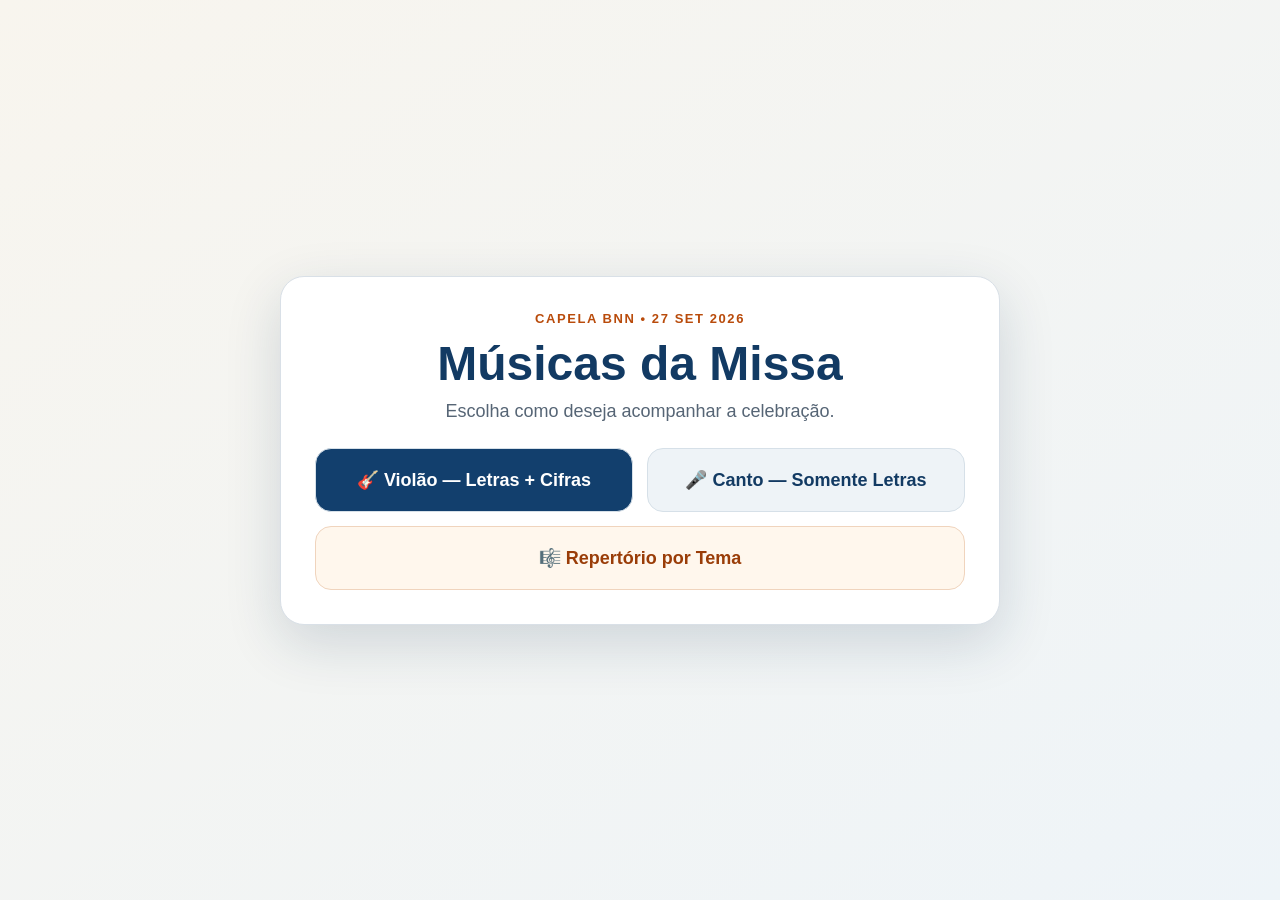
<file: index.html>
<!doctype html>
<html lang="pt-BR"><head><meta charset="utf-8">
<meta name="viewport" content="width=device-width,initial-scale=1,viewport-fit=cover,user-scalable=no">
<meta name="apple-mobile-web-app-capable" content="yes"><meta name="theme-color" content="#0b315d">
<title>Cancioneiro da Missa — 27SET2026</title>
<style>
:root{--navy:#0b315d;--blue:#164b7a;--gold:#d8a927;--chord:#d65400;--ink:#17212b;--paper:#fffdf7;--bg:#e7edf2;--line:#d9e0e6}
*{box-sizing:border-box}html,body{margin:0;width:100%;height:100%;overflow:hidden;background:var(--bg);font-family:-apple-system,BlinkMacSystemFont,"Segoe UI",Arial,sans-serif;-webkit-text-size-adjust:100%}body{height:100dvh;min-height:100svh}
button{font:inherit;color:inherit;-webkit-tap-highlight-color:transparent}.app{height:100%;display:grid;grid-template-rows:minmax(0,1fr) 60px;padding:max(6px,env(safe-area-inset-top)) 7px max(6px,env(safe-area-inset-bottom));gap:6px}
.sheet{min-height:0;background:var(--paper);border-radius:18px;box-shadow:0 10px 30px rgba(10,37,63,.16);overflow:hidden;display:grid;grid-template-rows:auto minmax(0,1fr);position:relative}.sheet:before{content:"";position:absolute;left:0;top:0;bottom:0;width:6px;background:linear-gradient(var(--navy),var(--blue),var(--gold));z-index:5}
.head{min-height:68px;padding:8px 14px 7px 20px;display:flex;align-items:center;gap:10px;border-bottom:1px solid var(--line);background:linear-gradient(90deg,#fff,#f8f2e7)}.badge{width:40px;height:40px;flex:none;border-radius:12px;background:var(--navy);color:#fff;display:grid;place-items:center;font-weight:900}.headcopy{min-width:0;flex:1}.role{font-size:9px;letter-spacing:.1em;font-weight:900;color:var(--chord);text-transform:uppercase;margin-bottom:3px}.title{font-size:18px;font-weight:850;white-space:nowrap;overflow:hidden;text-overflow:ellipsis}.count{font-size:11px;font-weight:850;color:var(--navy);border:1px solid #ccd7e2;background:#fff;border-radius:999px;padding:5px 8px}
.viewport{min-height:0;overflow:hidden;padding:8px 11px 7px 18px;display:flex;align-items:flex-start;justify-content:flex-start}.music{width:max-content;max-width:none;transform-origin:top left;font-family:"SFMono-Regular",Menlo,Monaco,Consolas,"Liberation Mono","Courier New",monospace;font-variant-ligatures:none}.source-line{white-space:pre;line-height:1.18;min-height:1.18em;margin:0;padding:0}.source-line.chord-line{color:var(--chord);font-weight:900}.source-line.label-line{color:#7a4b12;font-weight:850}body.lyrics-only .source-line.chord-line{display:none!important}body.lyrics-only .source-line{font-family:Arial,Helvetica,sans-serif;white-space:pre-wrap}
.controls{display:grid;grid-template-columns:.8fr .9fr 1.1fr .9fr .8fr;gap:6px}.ctrl{border:0;border-radius:13px;background:#fff;color:var(--navy);font-weight:850;font-size:13px;display:flex;align-items:center;justify-content:center;gap:6px;box-shadow:0 2px 8px rgba(0,0,0,.08)}.ctrl.main{background:linear-gradient(135deg,var(--navy),var(--blue));color:#fff}.arrow{font-size:27px}.transpose{display:flex;align-items:center;justify-content:center;gap:4px}.transpose .ctrl{padding:0 9px}.home{background:#fff7ed!important;color:#9a3d08!important}
#menuToggle{position:fixed;opacity:0;pointer-events:none}.scrim{position:fixed;inset:0;background:rgba(4,18,32,.58);opacity:0;visibility:hidden;z-index:30;transition:.18s}.drawer{position:fixed;left:0;top:0;bottom:0;width:min(88vw,430px);z-index:40;background:#fffaf2;transform:translateX(-103%);transition:.22s;box-shadow:18px 0 45px rgba(0,0,0,.28);display:grid;grid-template-rows:auto minmax(0,1fr);padding-top:env(safe-area-inset-top)}#menuToggle:checked~.scrim{opacity:1;visibility:visible}#menuToggle:checked~.drawer{transform:translateX(0)}.drawerHead{min-height:95px;background:linear-gradient(150deg,#061d38,var(--navy) 65%,var(--blue));color:#fff;padding:14px 52px 12px 16px;display:flex;align-items:center;position:relative}.drawerHead h1{font-size:20px;margin:0 0 4px}.drawerHead p{font-size:11px;line-height:1.35;margin:0;color:#dce7f0}.close{position:absolute;right:10px;top:10px;width:38px;height:38px;border-radius:11px;background:rgba(255,255,255,.13);display:grid;place-items:center;font-size:22px;font-weight:900}.list{overflow:auto;-webkit-overflow-scrolling:touch;padding:7px 9px calc(10px + env(safe-area-inset-bottom))}.tabs{display:grid;grid-template-columns:1fr 1fr;gap:6px;padding:8px 9px 3px}.tab{border:1px solid #ccd7e2;background:#fff;color:var(--navy);border-radius:11px;padding:10px 7px;font-size:12px;font-weight:900}.tab.active{background:var(--navy);color:#fff;border-color:var(--navy)}.category{margin:8px 4px 3px;font-size:10px;font-weight:950;letter-spacing:.08em;color:var(--navy);text-transform:uppercase}.item{width:100%;border:0;background:transparent;text-align:left;display:grid;grid-template-columns:36px minmax(0,1fr);gap:8px;align-items:center;padding:7px 7px;border-radius:10px;border-bottom:1px solid rgba(11,49,93,.07)}.item.active{background:#fff0df}.itemnum{width:32px;height:32px;border-radius:9px;background:#e8eef4;color:var(--navy);display:grid;place-items:center;font-size:11px;font-weight:900}.item.active .itemnum{background:var(--chord);color:#fff}.itemcopy{display:flex;flex-direction:column;min-width:0}.itemrole{font-size:8px;color:var(--chord);letter-spacing:.08em;font-weight:900;text-transform:uppercase}.itemtitle{font-size:12px;font-weight:760;white-space:nowrap;overflow:hidden;text-overflow:ellipsis;margin-top:1px}
.start-screen{position:fixed;inset:0;z-index:9999;display:flex;align-items:center;justify-content:center;padding:24px;background:linear-gradient(145deg,#f8f5ee,#eef4f8)}.start-card{width:min(720px,94vw);background:#fff;border:1px solid #d9e0e7;border-radius:24px;padding:34px;box-shadow:0 18px 55px rgba(18,48,78,.16);text-align:center}.start-kicker{font-size:13px;font-weight:800;letter-spacing:.12em;color:#b94b0b;margin-bottom:10px}.start-card h1{margin:0;color:#123a63;font-size:clamp(30px,5vw,48px)}.start-card p{margin:10px 0 26px;color:#566575;font-size:18px}.start-actions{display:grid;grid-template-columns:1fr 1fr;gap:14px}.start-btn,.start-link{border:0;border-radius:16px;padding:20px 16px;font-size:18px;font-weight:800;cursor:pointer}.start-btn{background:#eef3f7;color:#123a63;border:1px solid #d6e0e8}.start-btn.primary{background:#123f6d;color:#fff}.start-secondary{margin-top:14px}.start-link{width:100%;background:#fff7ed;color:#9a3d08;border:1px solid #f0d4bd}
@media(max-width:699px){.app{grid-template-rows:minmax(0,1fr) 54px}.head{min-height:62px;padding-left:17px}.title{font-size:15px}.viewport{padding:7px 9px 5px 17px}.ctrl span.txt{display:none}.start-actions{grid-template-columns:1fr}.start-card{padding:24px 18px}}
</style></head><body>
<div id="startScreen" class="start-screen"><div class="start-card"><div class="start-kicker">CAPELA BNN • 27 SET 2026</div><h1>Músicas da Missa</h1><p>Escolha como deseja acompanhar a celebração.</p><div class="start-actions"><button class="start-btn primary" id="startCifras">🎸 Violão — Letras + Cifras</button><button class="start-btn" id="startLetras">🎤 Canto — Somente Letras</button></div><div class="start-secondary"><button class="start-link" id="startTemas">🎼 Repertório por Tema</button></div></div></div>
<input id="menuToggle" type="checkbox"><div class="app"><main class="sheet"><header class="head"><div class="badge" id="badge">01</div><div class="headcopy"><div class="role" id="role"></div><div class="title" id="title"></div></div><div class="count" id="count"></div></header><div class="viewport" id="viewport"><div class="music" id="music"></div></div></main><nav class="controls"><button class="ctrl home" id="homeBtn">⌂ <span class="txt">Início</span></button><button class="ctrl" id="prev"><span class="arrow">‹</span><span class="txt">Anterior</span></button><label class="ctrl main" for="menuToggle">☰ <span class="txt">Repertório</span></label><div class="transpose"><button class="ctrl" id="keyDown">♭</button><button class="ctrl" id="keyReset">Tom</button><button class="ctrl" id="keyUp">♯</button></div><button class="ctrl" id="next"><span class="txt">Próxima</span><span class="arrow">›</span></button></nav></div><label class="scrim" for="menuToggle"></label><aside class="drawer"><div class="drawerHead"><label class="close" for="menuToggle">×</label><div><h1>Missa — 27SET2026</h1><p>Missa do dia em destaque e biblioteca organizada por momento litúrgico.</p></div></div><div><div class="tabs"><button class="tab active" id="tabMass">⛪ Missa do Dia</button><button class="tab" id="tabLibrary">🎼 Por Tema</button></div><div class="list" id="list"></div></div></aside>
<script>
const songs=[{"num":1,"role":"ENTRADA","title":"Cante em Paz (C)","raw":["C           Am                 F          G7","Vamos cantar, cantar na paz do meu Senhor Jesus","C            Am                      F         ","Deixar que o amor de Deus se torne em nossa vida ","G7","luz"," Em          Am","É tão bom estar aqui","F                        G7","Juntos louvando ao Senhor"," Em            Am","Soltar a nossa voz e assim","F                 G7","Exaltar o Deus de amor"," ","Vamos cantar","Vamos dançar","Louvar","Amar","Laia"]},{"num":2,"role":"SAUDAÇÃO","title":"Deus Trino (A)","raw":["  A             A7             D    Bm","   Em nome do Pai,   em nome do Filho","","        A         E7            A  E7","E do Espírito Santo, estamos aqui","","            A   A7             D    Bm","Em nome do Pai,    em nome do Filho","","        A         E7            A   A7","E do Espírito Santo, estamos aqui","","         D           E7        C#m      F#m","Para louvar e agradecer, bendizer e adorar","","           Bm         E7            A  A7","Estamos aqui, Senhor,    ao seu dispor","","         D           E7        C#m       F#m","Para louvar e agradecer, bendizer e adorar","","        Bm   E7                A   E","Te aclamar,    Deus trino de amor"]},{"num":3,"role":"ATO PENITENCIAL","title":"Perdão Senhor (A)","raw":["          A                  F#m7          Bm7    E7  A","Perdão, Senhor,    tantos erros co  me ti","","                 C#m7          D          E7        A    A7","Perdão, Senhor tantas  vezes me omi--ti","","                    D             E/D            C#m7","Perdão Senhor pelos males que causei  pelas","","  F#m7       Bm7         E7                      Em7  A7","Coisas que falei, pelo irmão que eu julguei","","                   D               E/D           C#m7         ","Perdão Senhor pelos males que causei","","         F#m7           Bm7         E7","Pelas coisas que falei, pelo irmão","","                   A    A7","Que eu julguei","","    D                E7            C#m7      F#m7       ","Piedade, Senhor, tem piedade, Senhor, meu "," Bm7                E7                   Em7  A7","pecado vem lavar Com teu amor","             D        E7        C#m7      F#m7","Piedade, Senhor, tem piedade, Senhor","    Bm7                   E7                  A","E liberta a minha alma para o amor","","                         A         F#m7           Bm7    E7  A","2. Perdão, Senhor, por que sou tão pe ca dor","","                C#m7              D            E7       A    A7"," Perdão Senhor, sou Pequeno e sem valor","","                        D                  E                C#m7","Mas mesmo assim, tu me amas quero Então","","","           F#m7           Bm7           E7            Em7  A7","   Te entregar meu coração, suplicar o teu perdão","","                        D                   E               C#m7","Mas  mesmo assim, tu me amas quero então","","        F#m7       Bm7                  E7            Em7  A7 ","Te entregar meu Coração, suplicar o teu perdão"]},{"num":4,"role":"GLÓRIA","title":"Glória Ao Pai Criador (D)","raw":["D G  D    G   A7 D","Glória,     Glória","    G","Ao Pai, O Criador","    D     Bm","Ao Filho Redentor","     G         A7   D","E ao Espírito, Glória         ( 2x )","","  D          G     D","Ao Pai, O Criador do mundo","","    G          A7         D   D7","Ao Filho, Redentor dos homens","","       G    A7     D        Bm     Em  A7  D","E ao Espírito de Amor demos sempre Glória!","","D G  D    G   A7 D","Glória,     glória","","    G","Ao Pai, O Criador","","    D     Bm","Ao Filho Redentor","","     G         A7   D","E ao Espírito, Glória"]},{"num":5,"role":"SALMO","title":"Salmo 24 (D)","raw":["  G                          Em               ","Recordai, Senhor meu Deus, ","                    C                     D9","vossa ternura e compaixão! "]},{"num":6,"role":"ACLAMAÇÃO AO EVANGELHO","title":"Quando estamos unidos (C)","raw":["C   G    Am  Em   F  Dm  G7 G  G7","Aleluia, aleluia, aleluia","","C   G    Am  Em   F  Dm  G7 G  G7","Aleluia, aleluia, aleluia","","F               Em","  Quando estamos unidos","","","Am            Em","  Estás entre nós","","F         Dm          A# G7","E nos falarás da Tua vida","","F             Em","  Este nosso mundo","","Am          Em","  Sentido terá","","F        Dm      A#    G7","Se Tua palavra renovar","","C   G    Am  Em   F  Dm  G7  G  G7","Aleluia, aleluia, aleluia","","C   G    Am  Em   F  Dm  G7  G  G7  C","Aleluia, aleluia, aleluia"]},{"num":7,"role":"OFERTÓRIO","title":"Venho, Senhor, Oferecer (Cm)","raw":["Tom: Cm"," ","[Primeira Parte]"," ","Cm                A#    Cm                    ","Venho, Senhor, oferecer   com esse vinho e esse","  A#"," pão"," G#                       Cm  Fm        G7       ","  Tudo que existe em meu ser   tudo que há em ","    Cm.     G# G7 Cm","meu coração","                     A#    Cm                 Gm","Vejo agora em Teu altar     essa oferta de amor","  G#                     Cm   Fm      G7    ","  Quero também Te consagrar    toda minha vida ","    Cm  F  G7","Senhor"," ","[Refrão]"," ","  C           Em          Am","E quando este pão for levantado","  Dm         F           G","E junto com o vinho consagrado","    C            C7      F          Fm","Também as minhas mãos a Ti levantarei","  Cm         G7           Cm F G7","Entoarei louvores ao meu rei"," ","C           Em          Am","E quando este pão for levantado","  Dm         F           G","E junto com o vinho consagrado","    C            C7      F          Fm","Também as minhas mãos a Ti levantarei","  Cm         G7           Cm G# G7 Cm","Entoarei louvores ao meu rei"]},{"num":8,"role":"SANTO","title":"Santo, Deus do Universo (A)","raw":[" A                   F#m    ","Santo, Santo, Santo, "," Bm                        E7","Senhor Deus do universo","   A                          F#m     ","O céu e a terra proclamam ","       D        E  E7","a vossa glória","","  A                F#m     D Bm E","Hosana nas alturas, Hosa_na","  A                   F#m     D Bm E","Hosana nas alturas, Hosa_na","","    A                          F#m       ","Bendito aquele que vem "," Bm         E","em nome do Senhor","    A                          F#m           ","Bendito aquele que vem em ","         D          E  E7","nome do Senhor","","  A                F#m      D Bm E","Hosana nas alturas, Hosa_na","  A               F#m      D Bm E","Hosana nas alturas, Hosa_na"]},{"num":9,"role":"PAI NOSSO","title":"Pai Nosso - Marcelo Rossi (G)","raw":[" G   D     	         Em 	Em","Pai Nosso que estais no céu"," C  	   D	G        	D   Em","Santificado seja o Teu nome","             	C        	Bm  C7M","E venha a nós o Teu reino","    	    G 	Am    	D  D7","E seja feita  a Sua vontade",""," G   Em  	     C7M  D   G          	C7M","Paaaaaai, meu pai  do céu (meu pai do céu)","          	D 	Em     D       C7M","Eu quase me esqueci (me esqueci)","    	       D       	          Em     D  	C7M","Que Teu amor vela por mim (vela por mim)","    	   D         G","E seja feito assim","","G 	D 	Em   Em","O Alimento deste dia","C             D  	G   D   Em","Dá-nos agora e sempre","   	C7M        	       Bm   C7M","E perdoai as nossas ofensas","                      G 	   Am      	     D	      D7","De um modo maior com que perdoamos","","G   Em  	     C7M  D   G          	C7M","Paaaaaai, meu pai  do céu (meu pai do céu)","          	D 	Em     D       C7M","Eu quase me esqueci (me esqueci)","    	       D       	          Em     D  	C7M","Que Teu amor vela por mim (vela por mim)","    	   D         G","E seja feito assim","","C         	Bm        C      	G","E não nos deixeis cair em tentação"," C  	Bm 	   C   	          G","Mas livrai-nos de todo mal"," C  	Bm	C   	G","Laia lalaiala laiala amém!!!"]},{"num":10,"role":"CORDEIRO DE DEUS","title":"Cordeiro de Deus (E)","raw":["    E       	                 G#m7       	","Cordeiro de Deus que tirais o pecado do ","    A       B7","mundo, tende piedade"," ","E       	                 G#m7    ","Cordeiro de Deus que tirais o pecado do ","A       B7","mundo tende piedade","  ","C#m       	                 G#m7       	","Cordeiro de Deus que tirais o pecado do ","   F#m    B7","mundo","  	         E   G#m7       A   	B7","Dai-nos a paz, dai-nos a paz","              	E     G#m7               A   B7  E","Dai-nos a vossa paz, dai-nos a   paz"]},{"num":11,"role":"CONSAGRAÇÃO","title":"Ninguém te Ama como Eu (A)","raw":["E                    A             F#m ","Ninguém te ama   como eu","                     D                Bm  E","Ninguém te ama como eu","                   A","Olhe pra cruz","                    E                      F#m   ","Esta é a minha grande prova","D                      Bm             E","  Ninguém te ama como eu","","  E                    A             F#m","Ninguém te ama    como   eu","                        D      Bm  E","Ninguém te ama como eu","                   A","Olhe pra cruz","              E              F#m   ","Foi por ti porque te amo","D                  Bm     E        D ","  Ninguém te ama   Como eu"]},{"num":12,"role":"COMUNHÃO","title":"Vem, E Eu Mostrarei (C)","raw":["C                 Am              Dm           ","   Vem e eu mostrarei que o meu caminho te leva","     G"," ao pai","       C             Am             Dm     ","   Guiarei os passos teus e junto a Ti hei de ","        G","seguir","            C        E          F     G","   Sim, eu irei e saberei como chegar ao fim","           C            E              F     G ","   De onde vim pra onde vou, por onde irás, ","     C","irei, também"," ","( C  Am  Dm  G )"," ","    C            Am                Dm           G","   Vem e eu te direi o que ainda estás a procurar","        C             Am           Dm           G","   A verdade é como o sol e invadirá o teu coração","           C            E           F      G","   Sim eu irei e aprenderei minha razão de ser","               C              E          F       ","   Eu creio em Ti que crês em mim, e Tua luz, "," G     C","verei a luz"," ","( C  Am  Dm  G )"," ","   C              Am           Dm           G","   Vem, e eu te farei da minha vida participar","        C           Am            Dm          G","   Viverás em mim aqui: viver em mim é o bem maior","            C          E          F        G","   Sim, eu irei e viverei a vida inteira assim","          C            E              F     G  ","   Eternidade é, na verdade, o amor vivendo ","      C","sempre em nós"," ","( C  Am  Dm  G )"," ","C                  Am                 Dm","Vem, que a terra espera quem possa e queira ","         G","realizar","     C              Am               Dm    ","Com amor, a construção de um mundo novo muito ","       G","melhor!","          C         E                 F      G","Sim, eu irei e levarei teu nome aos meus irmãos","        C            E             F    G        C","Iremos nós e o teu amor vai construir enfim a paz!"]},{"num":13,"role":"AÇÃO DE GRAÇAS","title":"Amar-te Mais (C)","raw":["C                F                       G","Amar-te mais que a mim mesmo","C                F                      G","Amar-te mais que tudo que há aqui","C                               F","Amar-te mais que aos mais queridos","Dm                F         G       C","Amar-te e dar a vida só por ti","(repete)","C                F                        G","Amar-te mais que a mim mesmo","C                     F                    G","Amar-te mais que tudo que há aqui","C                             F","Amar-te mais que aos mais queridos","Dm           F         G         C","Amar-te e dar a vida só por ti","2ª PARTE","Am","Com minhas forças,","F                   C                        G","Com minha alma, de todo coração","C                       F","Viverei eu, só pra ti amar","Dm               F","Amar-te, amar-te,","Dm             F             G     C","Amar-te e dar a vida só por ti.","(repete)","Am","Com minhas forças,","F                    C                G","Com minha alma, de todo coração","C                           F","Viverei eu, só pra ti amar","Dm                F","Amar-te, amar-te,","Dm             F             G          C","Amar-te e dar a vida só por ti.","FINAL","F                   G                   C","Amar-te e dar a vida só por ti.","F G C"]},{"num":14,"role":"CANTO FINAL","title":"Derrama o Teu Amor Aqui (D)","raw":["D                  A","Derrama o Teu amor aqui","                   Bm","Derrama o Teu amor aqui","             G","Faz chover sobre nós","      D","Água viva","D                  A   Bm        G","Senhor, eu quero obedecer a Tua voz","D                A   Bm            G","Derrama o Teu Espírito sobre todos nós","D                 A    Bm           G","Senhor, eu quero mergulhar, me comprometer","D                A Bm         G","Entrar na intimidade do Teu coração","                D","Derrama em nós Tua unção","","D                  A","Derrama o Teu amor aqui","                   Bm","Derrama o Teu amor aqui","             G","Faz chover sobre nós","      D","Água viva","","G Bm          A","Uma igreja renovada","Bm            A","Povo santo reunido"," Bm           A","Famílias restauradas"," Bm               G","Pelo poder do Teu Espírito","","D                  A","Derrama o Teu amor aqui","                   Bm","Derrama o Teu amor aqui","             G","Faz chover sobre nós","      D","Água viva"]},{"num":15,"role":"EXTRA","title":"Consagração à Nossa Senhora (G)","raw":["F","Oh, minha Senhora","      Am","E também minha Mãe","Gm        C","Eu me ofereço","        F            Dm","Inteiramente todo a vós","Gm     C","E em prova","    F         Dm","Da minha devoção","    A#             C                   F  C","Eu hoje vos dou meu coração","    F","Consagro a vós meus olhos","        Am","Meus ouvidos, minha boca"," Gm         C","Tudo o que sou","                F           Dm","Desejo que a vós pertença","   A#                C","Incomparável Mãe","     F                     Dm","Guardai-me, defendei-me","      Gm","Como filho","                C                  Am  D","E propriedade vossa amém!","      A#","Como filho","                C                   F","E propriedade vossa amém!","","F","Oh, minha Senhora","      Am","E também minha Mãe","Gm        C","Eu me ofereço","        F            Dm","Inteiramente todo a vós","Gm     C","E em prova","    F         Dm","Da minha devoção","    A#       C                        F  C","Eu hoje vos dou meu coração","    F","Consagro a vós meus olhos","        Am","Meus ouvidos, minha boca"," Gm         C","Tudo o que sou","         F           Dm","Desejo que a vós pertença","   A#         C","Incomparável Mãe","     F            Dm","Guardai-me, defendei-me","      Gm","Como filho","          C           Am  D","E propriedade vossa amém!","      A#","Como filho","          C           F","E propriedade vossa amém!"]},{"num":16,"role":"EXTRA","title":"Bênção do Senhor (C)","raw":["C          G          Am","Nossos irmãos serão abençoados","           Dm          G          C","Porque o Senhor vai derramar o seu amor","","C          G          Am","Nossos irmãos serão abençoados","           Dm          G          C","Porque o Senhor vai derramar o seu amor","","F          Fm       C          Am","Derrama, oh Senhor, derrama, oh Senhor","Dm             G             C","Derrama sobre nós o seu amor","","F          Fm       C          Am","Derrama, oh Senhor, derrama, oh Senhor","Dm             G             C","Derrama sobre nós o seu amor","","C          G           Am","Nossos irmãos já foram abençoados","           Dm          G          C","Porque o Senhor já derramou o seu amor","","C          G           Am","Nossos irmãos já foram abençoados","           Dm          G          C","Porque o Senhor já derramou o seu amor","","F          Fm       C          Am","Confirma, oh Senhor, confirma, oh Senhor","Dm              G               C","Confirma sobre eles seu amor","","F          Fm       C          Am","Confirma, oh Senhor, confirma, oh Senhor","Dm              G               C","Confirma sobre eles seu amor"]},{"num":17,"role":"EXTRA","title":"Parabéns pra você (C)","raw":["C                       G","Parabéns pra você","      Dm    G         C","Nesta da...ta querida","            C7    F","Muitas felicidades","       C    G       C","Muitos a...nos de vida"]},{"num":18,"role":"EXTRA","title":"Criança Feliz (D)","raw":["D              A                  D","Criança feliz  feliz a cantar","                        A                          D","Alegre a embalar seu sonho infantil","D7                       G                               D","Oh! meu bom Jesus, que a todos conduz","                  A                           D","Olhai as crianças Do nosso Brasil"," D7                       G                               D","Oh! meu bom Jesus, que a todos conduz","                  A                            D","Olhai as crianças Do nosso Brasil"]},{"num":19,"role":"EXTRA","title":"Perfeito É Quem Te Criou (G)","raw":["        E            E7M      F#m","Se um dia um anjo declarou, que tu era cheia de Deus","   G#m                C#m","E agora penso quem sou eu","         F#m         B7","Para não te dizer também","       G#m       C#m","Cheia de graça, oh mãe","        F#m      B7         E    B7","Cheia de graça, oh mãe, agraciada","   E             E7M        F#m","Se a palavra ensinou, que todos hão de concordar","     G#m               C#m","E as gerações te proclamar","      F#m          B7","Agora eu também direi","      G#m       C#m","Tu és bendita, oh mãe","         F#m       B7","Tu és bendita, oh mãe","          C#m","Bem aventurada","    C               G/B","Surgiu um grande sinal no céu"," D/F#          Am        G/B","Uma mulher revestida de sol","   C          G","A lua debaixo de seus pés","   A          B       B7","E na cabeça uma coroa","     E             E7M         F#m","Não há com que se comparar, perfeito é quem te criou","      G#m          C#m","Se o criador te coroôu","       F#m       B7","Te coroamos, oh mãe","       G#m     C#m","Te coroamos, oh mãe","       F#m       B7","Te coroamos, oh mãe","       C#m","Nossa rainha...     "]},{"num":20,"role":"EXTRA","title":"Deixa a luz do céu entrar (G)","raw":["G                                D7","Deixa a luz do céu entrar"," Am                   D7     G","Deixa a luz do céu entrar","  G                   G7                 C   Cm","Abre bem as portas do teu coração","   G          Em     Am       D7  G","E deixa a luz do céu  entrar","","Tom (D)","","D                               A7","Deixa a luz do céu entrar"," Em                     A7     D","Deixa a luz do céu entrar"," D                      D7                G   Gm","Abre bem as portas do teu coração","   D          Bm     Em      A7  D","E deixa a luz do céu  entrar"]},{"num":21,"role":"EXTRA","title":"Cura Senhor (D)","raw":["G                              A/G","Cura Senhor, onde dói","F#m                          Bm","Cura Senhor, bem aqui","Em                             A                  Am D7","Cura Senhor, onde eu não posso ir","G                              A/G","Cura Senhor, onde dói","F#m                           Bm","Cura Senhor, bem aqui","Em                             A                     D","Cura Senhor, onde eu não posso ir"]},{"num":22,"role":"EXTRA","title":"Vem, vem, vem, Espírito Santo (G)","raw":["G                  Em7              C","Vem, vem, vem, Espírito Santo","                                  D7                     G  D7","Transforma a minha vida, quero renascer"," G                Em7                C","Vem, vem, vem, Espírito Santo","                                   D7                    G  G7","Transforma a minha vida, quero renascer","","","                         C                         D","Quero abandonar-me em seu amor","            Bm                                 Em","Encharcar-me em seus rios, Senhor","          C                D                      Dm7  G","Derrubar as barreiras em meu coração","","","  G7                 C                         D","Quero abandonar-me em seu amor","             Bm                              Em","Encharcar-me em seus rios, Senhor","        C                  D                          G  D7","Derrubar as barreiras em meu coração"]},{"num":23,"role":"EXTRA","title":"A nós descei, Divina Luz (D)","raw":["                   D      G    D","A nós descei, Divina Luz","                              A7   D D7","A nós descei, Divina Luz","              G     Gm         D Bm","Em nossas almas acendei","      Em         A7         D D7","O amor, o amor de Jesus","             G     Gm         D Bm","Em nossas almas acendei","        Em      A7         D G D","O amor, o amor de Jesus"]}];
const massCount=23;
const roleOrder=["ENTRADA","SAUDAÇÃO","ATO PENITENCIAL","GLÓRIA","SALMO","ACLAMAÇÃO AO EVANGELHO","OFERTÓRIO","SANTO","PAI NOSSO","CORDEIRO DE DEUS","CONSAGRAÇÃO","COMUNHÃO","AÇÃO DE GRAÇAS","CANTO FINAL","EXTRA"];
let mode="mass",current=0,transposeSteps=0;
const badge=document.getElementById('badge'),role=document.getElementById('role'),title=document.getElementById('title'),count=document.getElementById('count'),music=document.getElementById('music'),viewport=document.getElementById('viewport'),list=document.getElementById('list'),menuToggle=document.getElementById('menuToggle'),tabMass=document.getElementById('tabMass'),tabLibrary=document.getElementById('tabLibrary'),startScreen=document.getElementById('startScreen');
const esc=s=>String(s??'').replace(/[&<>"']/g,m=>({'&':'&amp;','<':'&lt;','>':'&gt;','"':'&quot;',"'":'&#39;'}[m]));
const NOTE_PC={'C':0,'B#':0,'C#':1,'Db':1,'D':2,'D#':3,'Eb':3,'E':4,'Fb':4,'F':5,'E#':5,'F#':6,'Gb':6,'G':7,'G#':8,'Ab':8,'A':9,'A#':10,'Bb':10,'B':11,'Cb':11},SHARP=['C','C#','D','D#','E','F','F#','G','G#','A','A#','B'],FLAT=['C','Db','D','Eb','E','F','Gb','G','Ab','A','Bb','B'];
function shiftNote(n,steps,useFlats){if(!(n in NOTE_PC))return n;return (useFlats?FLAT:SHARP)[(NOTE_PC[n]+steps+120)%12]}
function transposeChordToken(tok,steps){const m=tok.match(/^([A-G](?:#|b)?)([^\/\s]*)(?:\/([A-G](?:#|b)?))?$/);if(!m)return tok;const useFlats=steps<0||/b/.test(tok);return shiftNote(m[1],steps,useFlats)+m[2]+(m[3]?'/'+shiftNote(m[3],steps,useFlats):'')}
function transposeChordLine(line,steps){if(!steps)return line;return line.replace(/(^|\s|\()([A-G](?:#|b)?(?:m|maj|M|dim|aug|sus|add)?\d*(?:\/\d+)?(?:\/[A-G](?:#|b)?)?)(?=\s|\)|$)/g,(all,p,ch)=>p+transposeChordToken(ch,steps))}
function toneLabel(){return transposeSteps===0?'Tom':(transposeSteps>0?'+'+transposeSteps:transposeSteps)}
function isChordLine(line){const s=line.trim();if(!s)return false;if(/^Tom\s*:/i.test(s))return true;if(/^\(.*\)$/.test(s)&&/[A-G]/.test(s))return true;const toks=s.replace(/[().]/g,' ').split(/\s+/).filter(Boolean);return toks.length>0&&toks.every(t=>/^[A-G](?:#|b)?(?:m|maj|M|dim|aug|sus|add)?\d*(?:\/[A-G](?:#|b)?)?$/.test(t))}
function renderRaw(lines){return lines.map(line=>{const s=line.trim();let cls='source-line';if(isChordLine(line))cls+=' chord-line';else if(/^\[.*\]$/.test(s)||/^(FINAL|REFRÃO|2ª PARTE)$/i.test(s))cls+=' label-line';const shown=isChordLine(line)?transposeChordLine(line,transposeSteps):line;return '<div class="'+cls+'">'+(shown?esc(shown):'&nbsp;')+'</div>'}).join('')}
function fit(){const max=31,min=7.4;let lo=min,hi=max,best=min;for(let k=0;k<22;k++){let mid=(lo+hi)/2;music.style.fontSize=mid+'px';void music.offsetHeight;if(music.scrollWidth<=viewport.clientWidth&&music.scrollHeight<=viewport.clientHeight){best=mid;lo=mid}else hi=mid}music.style.fontSize=Math.max(min,best-.06).toFixed(2)+'px'}
function visibleIndexes(){return mode==='mass'?[...Array(Math.min(massCount,songs.length)).keys()]:[...Array(songs.length).keys()]}
function rebuildList(){list.innerHTML='';tabMass.classList.toggle('active',mode==='mass');tabLibrary.classList.toggle('active',mode==='library');if(mode==='mass'){songs.slice(0,massCount).forEach((s,i)=>addItem(s,i))}else{for(const r of roleOrder){const matches=songs.map((s,i)=>[s,i]).filter(([s])=>s.role===r);if(!matches.length)continue;const h=document.createElement('div');h.className='category';h.textContent=r;list.appendChild(h);matches.forEach(([s,i])=>addItem(s,i))}}}
function addItem(s,i){const b=document.createElement('button');b.className='item';b.dataset.index=i;b.innerHTML='<span class="itemnum">'+String(s.num).padStart(2,'0')+'</span><span class="itemcopy"><span class="itemrole">'+esc(s.role)+'</span><span class="itemtitle">'+esc(s.title)+'</span></span>';b.onclick=()=>{menuToggle.checked=false;render(i)};list.appendChild(b)}
function render(i){current=(i+songs.length)%songs.length;const s=songs[current];badge.textContent=String(s.num).padStart(2,'0');role.textContent=s.role;title.textContent=s.title;count.textContent=(current+1)+' / '+songs.length;music.innerHTML=renderRaw(s.raw);document.getElementById('keyReset').textContent=toneLabel();document.querySelectorAll('.item').forEach(e=>e.classList.toggle('active',+e.dataset.index===current));requestAnimationFrame(()=>requestAnimationFrame(fit));history.replaceState(null,'','#musica-'+s.num)}
function step(dir){const idxs=visibleIndexes();let p=idxs.indexOf(current);if(p<0){mode='library';rebuildList();p=idxs.indexOf(current)}render(idxs[(p+dir+idxs.length)%idxs.length])}
tabMass.onclick=()=>{mode='mass';rebuildList();render(Math.min(current,massCount-1))};tabLibrary.onclick=()=>{mode='library';rebuildList();render(current)};
rebuildList();document.getElementById('prev').onclick=()=>step(-1);document.getElementById('next').onclick=()=>step(1);document.getElementById('homeBtn').onclick=()=>{menuToggle.checked=false;startScreen.style.display='flex';history.replaceState(null,'',location.pathname+location.search)};document.getElementById('keyDown').onclick=()=>{transposeSteps--;render(current)};document.getElementById('keyUp').onclick=()=>{transposeSteps++;render(current)};document.getElementById('keyReset').onclick=()=>{transposeSteps=0;render(current)};
window.addEventListener('resize',()=>setTimeout(fit,100));let x0=null,y0=null;document.addEventListener('touchstart',e=>{if(menuToggle.checked||e.touches.length!==1)return;x0=e.touches[0].clientX;y0=e.touches[0].clientY},{passive:true});document.addEventListener('touchend',e=>{if(x0===null||menuToggle.checked)return;const t=e.changedTouches[0],dx=t.clientX-x0,dy=t.clientY-y0;x0=y0=null;if(Math.abs(dx)>85&&Math.abs(dx)>Math.abs(dy)*1.25)step(dx<0?1:-1)},{passive:true});
function enter(view,theme=false){transposeSteps=0;document.body.classList.toggle('lyrics-only',view==='lyrics');startScreen.style.display='none';render(0);if(theme){mode='library';rebuildList();menuToggle.checked=true}}
document.getElementById('startCifras').onclick=()=>enter('chords');document.getElementById('startLetras').onclick=()=>enter('lyrics');document.getElementById('startTemas').onclick=()=>enter('chords',true);if(location.hash)history.replaceState(null,'',location.pathname+location.search);
</script></body></html>
</file>
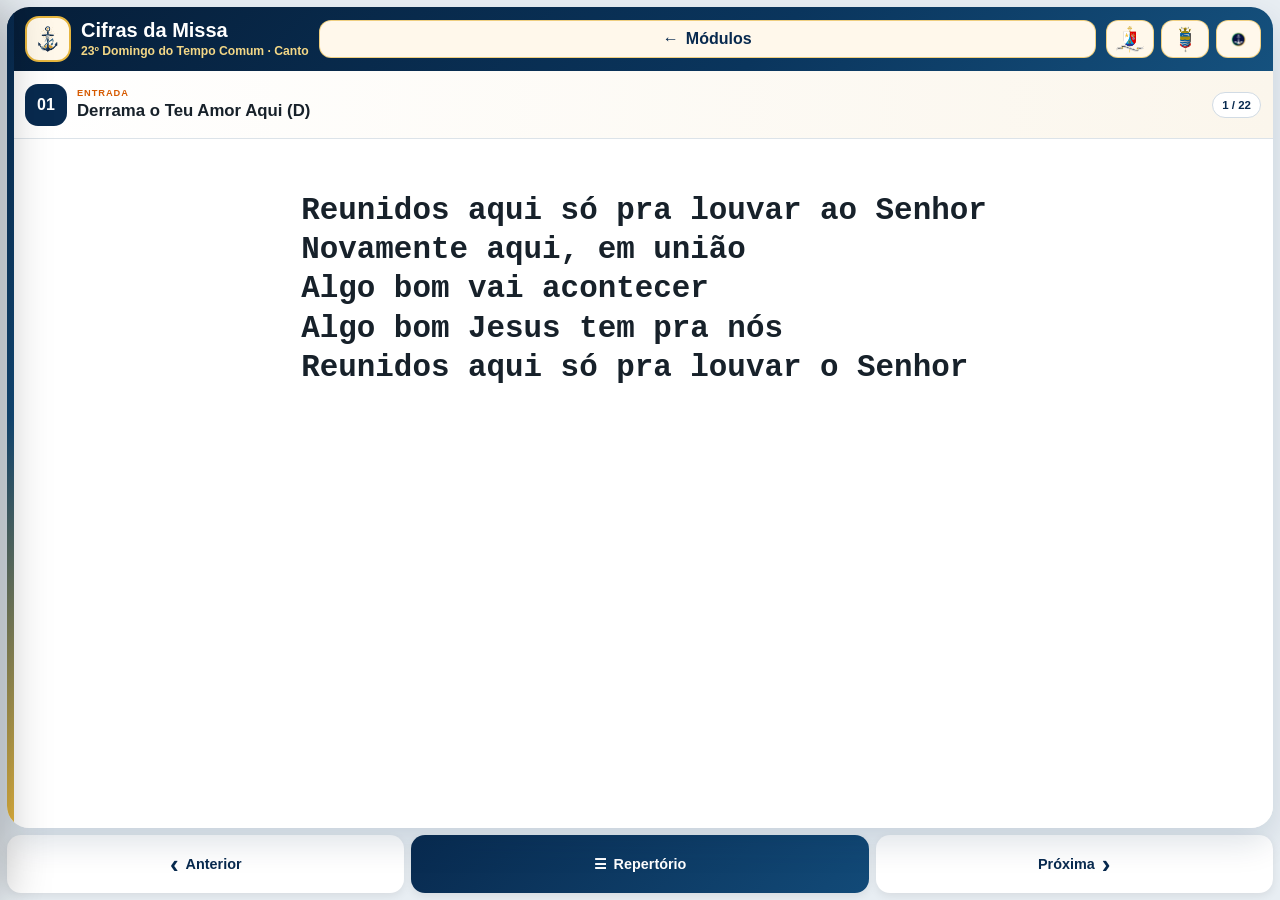
<file: canto.html>
<!doctype html>
<html lang="pt-BR">
<head>
  <meta charset="utf-8">
  <meta name="viewport" content="width=device-width,initial-scale=1,viewport-fit=cover,user-scalable=no">
  <meta name="apple-mobile-web-app-capable" content="yes">
  <meta name="theme-color" content="#082a4f">

<link rel="icon" type="image/png" sizes="512x512" href="assets/site-logo.png">
<link rel="apple-touch-icon" href="assets/apple-touch-icon.png">
<meta property="og:title" content="Cifras da Missa — Capela Militar BNN">
<meta property="og:description" content="Repertório litúrgico da Capela Militar da Base Naval de Natal.">
<meta property="og:type" content="website">
<meta property="og:image" content="assets/og-image.png">
<meta name="twitter:card" content="summary_large_image">
<meta name="twitter:title" content="Cifras da Missa — Capela Militar BNN">
<meta name="twitter:description" content="Repertório litúrgico da Capela Militar da Base Naval de Natal.">
<meta name="twitter:image" content="assets/og-image.png">
  <title>Canto — Cifras da Missa</title>
  <link rel="stylesheet" href="css/styles.css">
</head>
<body data-mode="singer">

  <div class="app-shell">
    <main class="app-sheet">

      <header class="top-banner">
        <div class="banner-left">
          <div class="banner-mark"><img src="assets/site-logo.png" alt=""></div>
          <div class="banner-copy">
            <h1>Cifras da Missa</h1>
            <div class="sub">23º Domingo do Tempo Comum · Canto</div>
          </div>
        </div>

        <a class="home-link" href="index.html" aria-label="Voltar para a escolha do módulo">← <span class="label">Módulos</span></a>

        <div class="banner-logos">
          <div class="brand-badge"><img src="assets/brasao-capela.png" alt=""></div>
          <div class="brand-badge"><img src="assets/brasao-3dn.png" alt=""></div>
          <div class="brand-badge"><img src="assets/simbolo-marinha-home.png" alt=""></div>
        </div>
      </header>

      <header class="song-head">
        <div class="song-number" id="songNumber">01</div>
        <div>
          <div class="song-role" id="songRole"></div>
          <div class="song-title" id="songTitle"></div>
        </div>
        <div class="head-right">
          <div id="keyPanel" hidden></div>
          <div class="counter" id="songCounter"></div>
        </div>
      </header>

      <section class="song-body" id="songStage"></section>
    </main>

    <nav class="controls">
      <button class="ctrl" id="prevSong"><span class="arrow">‹</span><span class="txt">Anterior</span></button>
      <label class="ctrl main" for="menuToggle">☰ <span class="txt">Repertório</span></label>
      <button class="ctrl" id="nextSong"><span class="txt">Próxima</span><span class="arrow">›</span></button>
    </nav>
  </div>


<input type="checkbox" id="menuToggle">
<label class="scrim" for="menuToggle"></label>

<aside class="drawer">
  <div class="drawer-head">
    <label class="close" for="menuToggle">×</label>
    <div class="drawer-logo">
      <img src="assets/equipe-musica-completo.png" alt="Equipe de Música">
    </div>
    <div>
      <h1>Cifras da Missa</h1>
      <div class="drawer-lit">23º Domingo do Tempo Comum</div>
      <div class="drawer-place">Capela Militar · Base Naval de Natal · 06SET2026</div>
    </div>
  </div>

  <div class="drawer-logos">
    <div class="brand-badge"><img src="assets/brasao-capela.png" alt=""></div>
    <div class="brand-badge"><img src="assets/ordinariado-militar.png" alt=""></div>
    <div class="brand-badge"><img src="assets/servico-religioso-marinha.png" alt=""></div>
    <div class="brand-badge"><img src="assets/brasao-3dn.png" alt=""></div>
    <div class="brand-badge"><img src="assets/simbolo-marinha-home.png" alt=""></div>
    <div class="brand-badge"><img src="assets/jubileu-colorido.png" alt=""></div>
  </div>

  <nav class="song-menu" id="songMenu"></nav>
</aside>


  <script src="js/data.js"></script>
  <script src="js/app.js"></script>
</body>
</html>
</file>
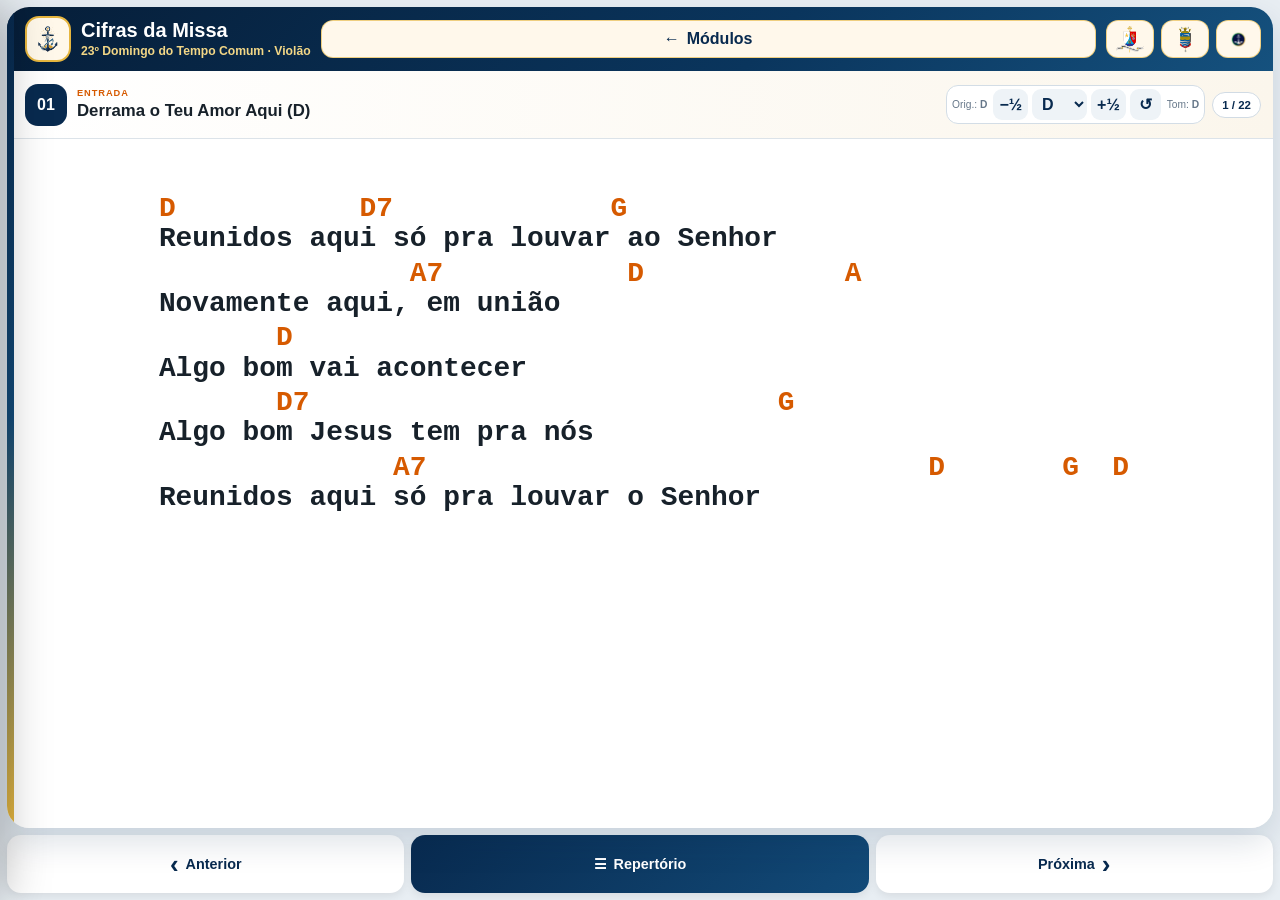
<file: violao.html>
<!doctype html>
<html lang="pt-BR">
<head>
  <meta charset="utf-8">
  <meta name="viewport" content="width=device-width,initial-scale=1,viewport-fit=cover,user-scalable=no">
  <meta name="apple-mobile-web-app-capable" content="yes">
  <meta name="theme-color" content="#082a4f">

<link rel="icon" type="image/png" sizes="512x512" href="assets/site-logo.png">
<link rel="apple-touch-icon" href="assets/apple-touch-icon.png">
<meta property="og:title" content="Cifras da Missa — Capela Militar BNN">
<meta property="og:description" content="Repertório litúrgico da Capela Militar da Base Naval de Natal.">
<meta property="og:type" content="website">
<meta property="og:image" content="assets/og-image.png">
<meta name="twitter:card" content="summary_large_image">
<meta name="twitter:title" content="Cifras da Missa — Capela Militar BNN">
<meta name="twitter:description" content="Repertório litúrgico da Capela Militar da Base Naval de Natal.">
<meta name="twitter:image" content="assets/og-image.png">
  <title>Violão — Cifras da Missa</title>
  <link rel="stylesheet" href="css/styles.css">
</head>
<body data-mode="guitar">

  <div class="app-shell">
    <main class="app-sheet">

      <header class="top-banner">
        <div class="banner-left">
          <div class="banner-mark"><img src="assets/site-logo.png" alt=""></div>
          <div class="banner-copy">
            <h1>Cifras da Missa</h1>
            <div class="sub">23º Domingo do Tempo Comum · Violão</div>
          </div>
        </div>

        <a class="home-link" href="index.html" aria-label="Voltar para a escolha do módulo">← <span class="label">Módulos</span></a>

        <div class="banner-logos">
          <div class="brand-badge"><img src="assets/brasao-capela.png" alt=""></div>
          <div class="brand-badge"><img src="assets/brasao-3dn.png" alt=""></div>
          <div class="brand-badge"><img src="assets/simbolo-marinha-home.png" alt=""></div>
        </div>
      </header>

      <header class="song-head">
        <div class="song-number" id="songNumber">01</div>
        <div>
          <div class="song-role" id="songRole"></div>
          <div class="song-title" id="songTitle"></div>
        </div>
        <div class="head-right">

    <div class="key-panel" id="keyPanel">
      <span class="key-readout">Orig.: <b id="originalKey">—</b></span>
      <button id="transposeDown" aria-label="Descer meio tom">−½</button>
      <select id="keySelect" aria-label="Escolher tom">
        <option>C</option><option>C#</option><option>Db</option><option>D</option><option>Eb</option><option>E</option>
        <option>F</option><option>F#</option><option>Gb</option><option>G</option><option>Ab</option><option>A</option><option>Bb</option><option>B</option>
      </select>
      <button id="transposeUp" aria-label="Subir meio tom">+½</button>
      <button id="resetKey" aria-label="Restaurar tom original">↺</button>
      <span class="key-readout">Tom: <b id="currentKey">—</b></span>
    </div>

          <div class="counter" id="songCounter"></div>
        </div>
      </header>

      <section class="song-body" id="songStage"></section>
    </main>

    <nav class="controls">
      <button class="ctrl" id="prevSong"><span class="arrow">‹</span><span class="txt">Anterior</span></button>
      <label class="ctrl main" for="menuToggle">☰ <span class="txt">Repertório</span></label>
      <button class="ctrl" id="nextSong"><span class="txt">Próxima</span><span class="arrow">›</span></button>
    </nav>
  </div>


<input type="checkbox" id="menuToggle">
<label class="scrim" for="menuToggle"></label>

<aside class="drawer">
  <div class="drawer-head">
    <label class="close" for="menuToggle">×</label>
    <div class="drawer-logo">
      <img src="assets/equipe-musica-completo.png" alt="Equipe de Música">
    </div>
    <div>
      <h1>Cifras da Missa</h1>
      <div class="drawer-lit">23º Domingo do Tempo Comum</div>
      <div class="drawer-place">Capela Militar · Base Naval de Natal · 06SET2026</div>
    </div>
  </div>

  <div class="drawer-logos">
    <div class="brand-badge"><img src="assets/brasao-capela.png" alt=""></div>
    <div class="brand-badge"><img src="assets/ordinariado-militar.png" alt=""></div>
    <div class="brand-badge"><img src="assets/servico-religioso-marinha.png" alt=""></div>
    <div class="brand-badge"><img src="assets/brasao-3dn.png" alt=""></div>
    <div class="brand-badge"><img src="assets/simbolo-marinha-home.png" alt=""></div>
    <div class="brand-badge"><img src="assets/jubileu-colorido.png" alt=""></div>
  </div>

  <nav class="song-menu" id="songMenu"></nav>
</aside>


  <script src="js/data.js"></script>
  <script src="js/app.js"></script>
</body>
</html>
</file>
<file: css/styles.css>
:root{
  --navy:#082a4f;
  --navy2:#124a78;
  --gold:#e6b63f;
  --cream:#fff9ef;
  --paper:#fffdf8;
  --ink:#17212a;
  --muted:#667789;
  --orange:#d65a00;
  --line:#dce3e9;
  --bg:#e8eef3;
}
*{box-sizing:border-box}
html,body{width:100%;height:100%;margin:0}
body{
  font-family:-apple-system,BlinkMacSystemFont,"Segoe UI",Arial,sans-serif;
  color:var(--ink);
  background:var(--bg);
  -webkit-text-size-adjust:100%;
}
a{text-decoration:none;color:inherit}
button,select,label,a{font:inherit;-webkit-tap-highlight-color:transparent}

/* ================= HOME ================= */
.home{
  min-height:100dvh;
  padding:18px;
  background:
    radial-gradient(circle at 15% 0%, rgba(255,255,255,.65), transparent 26rem),
    linear-gradient(180deg,#eaf0f5,#dfe8ef);
}
.home-shell{
  width:min(1120px,100%);
  margin:0 auto;
  display:grid;
  gap:16px;
}
.hero{
  background:linear-gradient(140deg,#061e39 0%,#0a355d 55%,#15517e 100%);
  border-radius:30px;
  color:white;
  padding:24px;
  box-shadow:0 22px 52px rgba(6,30,57,.22);
  display:grid;
  grid-template-columns:270px minmax(0,1fr);
  gap:28px;
  align-items:center;
}
.hero-logo{
  min-height:260px;
  background:linear-gradient(180deg,#fffdf8,#fff3db);
  border:4px solid var(--gold);
  border-radius:24px;
  display:flex;
  align-items:center;
  justify-content:center;
  padding:16px;
}
.hero-logo img{
  max-width:100%;
  max-height:228px;
  object-fit:contain;
}
.hero-copy h1{
  margin:0;
  font-size:clamp(2.2rem,5vw,3.5rem);
  line-height:1;
}
.hero-copy .place{
  margin-top:10px;
  color:#f5d987;
  font-weight:850;
  font-size:1.15rem;
}
.hero-copy .mass{
  margin-top:6px;
  color:#dce9f3;
  font-size:1rem;
  font-weight:650;
}
.module-grid{
  margin-top:24px;
  display:grid;
  grid-template-columns:1fr 1fr;
  gap:14px;
}
.module-card{
  background:#fff;
  color:var(--navy);
  border-radius:20px;
  padding:18px;
  box-shadow:0 10px 22px rgba(0,0,0,.12);
  border:2px solid rgba(255,255,255,.22);
}
.module-card:hover{transform:translateY(-1px)}
.module-card strong{
  display:block;
  font-size:1.18rem;
}
.module-card small{
  display:block;
  color:var(--muted);
  margin-top:5px;
  line-height:1.35;
}
.identity-strip{
  background:rgba(255,253,248,.96);
  border-radius:22px;
  padding:14px 16px;
  box-shadow:0 10px 26px rgba(8,42,79,.10);
  display:flex;
  gap:12px;
  align-items:center;
  justify-content:center;
  flex-wrap:wrap;
}
.identity-item{
  width:100px;
  height:78px;
  border-radius:16px;
  border:1px solid #e2d1a6;
  background:linear-gradient(180deg,#fff,#fff8e9);
  display:flex;
  align-items:center;
  justify-content:center;
  padding:9px;
}
.identity-item.navy{
  background:linear-gradient(135deg,#082a4f,#124a78);
  border-color:transparent;
}
.identity-item img{
  max-width:100%;
  max-height:60px;
  object-fit:contain;
}

/* ================= APP ================= */
.app-shell{
  height:100dvh;
  min-height:100svh;
  padding:max(7px,env(safe-area-inset-top)) 7px max(7px,env(safe-area-inset-bottom));
  display:grid;
  grid-template-rows:minmax(0,1fr) 58px;
  gap:7px;
  overflow:hidden;
}
.app-sheet{
  min-height:0;
  background:var(--paper);
  border-radius:22px;
  overflow:hidden;
  box-shadow:0 14px 34px rgba(8,42,79,.14);
  display:grid;
  grid-template-rows:auto auto minmax(0,1fr);
  position:relative;
}
.app-sheet:before{
  content:"";
  position:absolute;
  left:0;top:0;bottom:0;width:7px;
  background:linear-gradient(var(--navy),var(--navy2),var(--gold));
  z-index:5;
}
.top-banner{
  min-height:64px;
  display:grid;
  grid-template-columns:auto minmax(0,1fr) auto;
  align-items:center;
  gap:10px;
  padding:8px 12px 8px 18px;
  background:linear-gradient(135deg,#061e39,#0a355d 60%,#15517e);
  color:white;
}
.banner-left{
  display:flex;
  align-items:center;
  gap:10px;
  min-width:0;
}
.banner-mark{
  width:46px;height:46px;
  border-radius:14px;
  background:#fff8ea;
  border:2px solid var(--gold);
  display:flex;
  align-items:center;
  justify-content:center;
  padding:5px;
  flex:none;
}
.banner-mark img{max-width:100%;max-height:100%;object-fit:contain}
.banner-copy h1{
  margin:0;
  font-size:1.25rem;
  line-height:1;
}
.banner-copy .sub{
  margin-top:4px;
  color:#f3d786;
  font-size:.76rem;
  font-weight:800;
  white-space:nowrap;
  overflow:hidden;
  text-overflow:ellipsis;
}
.banner-logos{
  display:flex;
  gap:7px;
  align-items:center;
}
.brand-badge{
  height:38px;
  min-width:38px;
  max-width:92px;
  border-radius:12px;
  background:#fff8eb;
  border:1px solid rgba(230,182,63,.6);
  display:flex;
  align-items:center;
  justify-content:center;
  padding:6px 8px;
}
.brand-badge img{max-height:27px;max-width:78px;object-fit:contain}

.song-head{
  min-height:68px;
  display:grid;
  grid-template-columns:auto minmax(0,1fr) auto;
  gap:10px;
  align-items:center;
  padding:8px 12px 8px 18px;
  border-bottom:1px solid var(--line);
  background:linear-gradient(90deg,#fff,#fbf6ec);
}
.song-number{
  width:42px;height:42px;
  border-radius:13px;
  background:var(--navy);
  color:white;
  display:grid;
  place-items:center;
  font-weight:900;
}
.song-role{
  color:var(--orange);
  font-size:.58rem;
  font-weight:900;
  letter-spacing:.1em;
  text-transform:uppercase;
  margin-bottom:4px;
}
.song-title{
  font-size:1.05rem;
  font-weight:850;
  line-height:1.1;
  white-space:nowrap;
  overflow:hidden;
  text-overflow:ellipsis;
}
.head-right{
  display:flex;
  align-items:center;
  gap:7px;
}
.counter{
  padding:6px 9px;
  border-radius:999px;
  background:#fff;
  border:1px solid #d1dbe4;
  color:var(--navy);
  font-size:.72rem;
  font-weight:850;
}
.key-panel{
  display:flex;
  align-items:center;
  gap:4px;
  padding:3px;
  border:1px solid #d3dde6;
  border-radius:12px;
  background:#fff;
}
.key-panel button,.key-panel select{
  height:31px;
  border:0;
  border-radius:9px;
  background:#eef3f7;
  color:var(--navy);
  font-weight:900;
}
.key-panel button{min-width:31px}
.key-panel select{padding:0 6px}
.key-readout{
  font-size:.64rem;
  color:var(--muted);
  padding:0 2px;
}

.song-body{
  min-height:0;
  overflow:hidden;
  padding:10px 14px 10px 22px;
  background:#fff;
}
.music-grid{
  width:100%;
  min-height:0;
  display:grid;
  gap:34px;
  align-content:start;
  justify-content:center;
  font-family:"SFMono-Regular",Menlo,Monaco,Consolas,"Liberation Mono","Courier New",monospace;
  font-variant-ligatures:none;
}
.music-grid.cols-1{grid-template-columns:max-content}
.music-grid.cols-2{grid-template-columns:max-content max-content}
.music-column{min-width:0}
.music-pair{break-inside:avoid;margin:0 0 .22em}
.chord-row{
  height:1.05em;
  position:relative;
  white-space:pre;
  color:var(--orange);
  font-weight:900;
  line-height:1.02;
}
.chord-token{position:absolute;top:0;white-space:nowrap}
.lyric-row{
  white-space:pre;
  line-height:1.05;
  font-weight:620;
}
.spacer{height:.45em}

.controls{
  display:grid;
  grid-template-columns:1fr 1.15fr 1fr;
  gap:7px;
}
.ctrl{
  border:0;
  border-radius:14px;
  background:#fff;
  color:var(--navy);
  font-weight:850;
  font-size:.9rem;
  display:flex;
  align-items:center;
  justify-content:center;
  gap:7px;
  box-shadow:0 3px 10px rgba(0,0,0,.08);
}
.ctrl.main{
  background:linear-gradient(135deg,var(--navy),var(--navy2));
  color:white;
}
.ctrl .arrow{font-size:26px;line-height:1}

/* ================= MENU LATERAL ================= */
#menuToggle{position:fixed;opacity:0;pointer-events:none}
.scrim{
  position:fixed;
  inset:0;
  background:rgba(3,18,32,.64);
  opacity:0;
  visibility:hidden;
  z-index:30;
  transition:.18s;
}
.drawer{
  position:fixed;
  z-index:40;
  left:0;top:0;bottom:0;
  width:min(88vw,460px);
  background:#fffaf1;
  transform:translateX(-103%);
  transition:.22s;
  display:grid;
  grid-template-rows:auto auto minmax(0,1fr);
  box-shadow:18px 0 44px rgba(0,0,0,.28);
  padding-top:env(safe-area-inset-top);
}
#menuToggle:checked~.scrim{opacity:1;visibility:visible}
#menuToggle:checked~.drawer{transform:translateX(0)}

.drawer-head{
  position:relative;
  min-height:168px;
  display:grid;
  grid-template-columns:118px minmax(0,1fr);
  gap:14px;
  align-items:center;
  padding:15px;
  background:linear-gradient(145deg,#061e39,var(--navy) 60%,var(--navy2));
  color:white;
}
.drawer-logo{
  height:118px;
  border:3px solid var(--gold);
  border-radius:18px;
  background:linear-gradient(180deg,#fffdf8,#fff2d9);
  display:flex;
  align-items:center;
  justify-content:center;
  padding:8px;
}
.drawer-logo img{max-width:100%;max-height:100%;object-fit:contain}
.drawer-head h1{margin:0;font-size:1.55rem;line-height:1}
.drawer-lit{margin-top:8px;color:#f4d787;font-size:.9rem;font-weight:850}
.drawer-place{margin-top:4px;color:#dce8f2;font-size:.73rem;font-weight:650}
.close{
  position:absolute;
  right:10px;top:10px;
  width:38px;height:38px;
  border-radius:11px;
  background:rgba(255,255,255,.14);
  display:grid;
  place-items:center;
  font-size:21px;
  font-weight:900;
  cursor:pointer;
}
.drawer-logos{
  display:flex;
  gap:7px;
  overflow:auto;
  padding:8px 10px;
  background:#eef4f8;
  border-bottom:1px solid var(--line);
}
.drawer-logos::-webkit-scrollbar{display:none}
.drawer-logos .brand-badge{
  flex:none;
  height:48px;
}
.song-menu{
  overflow:auto;
  -webkit-overflow-scrolling:touch;
  padding:7px 9px calc(12px + env(safe-area-inset-bottom));
}
.song-menu-item{
  width:100%;
  border:0;
  background:transparent;
  text-align:left;
  display:grid;
  grid-template-columns:38px minmax(0,1fr);
  gap:9px;
  align-items:center;
  padding:9px 7px;
  border-radius:11px;
  border-bottom:1px solid rgba(8,42,79,.07);
}
.song-menu-item.active{background:#fff0df}
.song-menu-num{
  width:34px;height:34px;
  border-radius:10px;
  background:#e7edf3;
  color:var(--navy);
  display:grid;
  place-items:center;
  font-size:.72rem;
  font-weight:900;
}
.song-menu-item.active .song-menu-num{background:var(--orange);color:#fff}
.song-menu-item span:last-child{
  display:flex;
  flex-direction:column;
  min-width:0;
}
.song-menu-item b{
  color:var(--orange);
  font-size:.55rem;
  letter-spacing:.08em;
  text-transform:uppercase;
}
.song-menu-item small{
  margin-top:2px;
  font-size:.82rem;
  font-weight:760;
  white-space:nowrap;
  overflow:hidden;
  text-overflow:ellipsis;
}

@media(max-width:760px){
  .home{padding:12px}
  .hero{
    grid-template-columns:1fr;
    padding:16px;
    gap:16px;
  }
  .hero-logo{min-height:190px}
  .hero-logo img{max-height:165px}
  .module-grid{grid-template-columns:1fr}
  .identity-item{width:82px;height:66px}
  .identity-item img{max-height:48px}

  .app-shell{grid-template-rows:minmax(0,1fr) 52px}
  .top-banner{min-height:58px;padding-left:16px}
  .banner-mark{width:40px;height:40px}
  .banner-copy h1{font-size:1.05rem}
  .banner-copy .sub{font-size:.68rem}
  .banner-logos{display:none}

  .song-head{min-height:62px;padding-left:16px}
  .song-number{width:38px;height:38px}
  .song-title{font-size:.92rem}
  .song-role{font-size:.5rem}
  .counter{display:none}
  .key-readout{display:none}
  .key-panel{padding:2px}
  .key-panel button,.key-panel select{height:28px}

  .song-body{padding:8px 9px 7px 18px}
  .controls .txt{display:none}

  .drawer-head{
    min-height:150px;
    grid-template-columns:105px minmax(0,1fr);
  }
  .drawer-logo{height:105px}
  .drawer-head h1{font-size:1.3rem}
}

.home-link{
  display:inline-flex;
  align-items:center;
  justify-content:center;
  gap:7px;
  min-height:38px;
  padding:0 12px;
  border-radius:12px;
  background:#fff8eb;
  border:1px solid rgba(230,182,63,.62);
  color:var(--navy);
  font-weight:850;
  white-space:nowrap;
}
.home-link.compact{
  min-width:38px;
  padding:0 10px;
}
.home-link .label{display:inline}
@media(max-width:760px){
  .home-link .label{display:none}
  .home-link.compact{padding:0 9px}
}

@media(max-width:980px){
  .hero{
    padding-right:24px;
  }
  .hero-corner-logo{
    position:static;
    width:220px;
    justify-content:flex-start;
    margin-left:auto;
    margin-top:-8px;
  }
}

@media(max-width:760px){
  .hero{
    grid-template-columns:1fr;
    padding-right:24px;
  }
  .hero-corner-logo{
    width:180px;
    margin:0 auto 2px;
    justify-content:center;
  }
}

.hero-content{
  min-width:0;
  display:grid;
  gap:20px;
}
.hero-header{
  display:grid;
  grid-template-columns:minmax(0,1fr) 165px;
  gap:18px;
  align-items:center;
}
.hero-copy{min-width:0}
.hero-3dn{
  width:165px;
  height:100px;
  display:flex;
  align-items:center;
  justify-content:center;
  justify-self:end;
}
.hero-3dn img{
  width:100%;
  height:100%;
  object-fit:contain;
}
.hero-content .module-grid{
  margin-top:0;
}

@media(max-width:980px){
  .hero-header{
    grid-template-columns:minmax(0,1fr) 135px;
    gap:12px;
  }
  .hero-3dn{
    width:135px;
    height:86px;
  }
}

@media(max-width:760px){
  .hero{
    grid-template-columns:1fr;
  }
  .hero-header{
    grid-template-columns:minmax(0,1fr) 110px;
    gap:10px;
  }
  .hero-3dn{
    width:110px;
    height:72px;
  }
}

/* ==========================================================
   HOME v8 — layout fluido, priorizando iPad em modo vertical
   ========================================================== */
.home{
  min-height:100dvh;
  padding:clamp(12px,2vw,22px);
}
.home-shell{
  width:min(1180px,100%);
  margin:0 auto;
  gap:16px;
}
.hero{
  display:block !important;
  position:relative;
  padding:clamp(18px,2.8vw,30px) !important;
  border-radius:30px;
  min-height:0;
}
.hero-main{
  display:grid;
  grid-template-columns:220px minmax(0,1fr) 165px;
  align-items:center;
  gap:clamp(18px,2.5vw,30px);
  min-width:0;
}
.hero-logo{
  width:220px;
  height:220px;
  min-height:0 !important;
  padding:14px;
  border-radius:24px;
}
.hero-logo img{
  width:100%;
  height:100%;
  max-width:none;
  max-height:none;
  object-fit:contain;
}
.hero-copy{
  min-width:0;
  align-self:center;
}
.hero-copy h1{
  margin:0;
  font-size:clamp(2.35rem,5vw,4rem);
  line-height:.98;
  white-space:nowrap;
}
.hero-copy .place{
  margin-top:12px;
  font-size:clamp(1rem,1.75vw,1.35rem);
  line-height:1.18;
}
.hero-copy .mass{
  margin-top:8px;
  font-size:clamp(.9rem,1.35vw,1.08rem);
  line-height:1.3;
}
.hero-3dn{
  width:165px;
  height:112px;
  display:flex;
  align-items:center;
  justify-content:center;
  justify-self:end;
  overflow:hidden;
}
.hero-3dn img{
  width:100%;
  height:100%;
  object-fit:contain;
}
.hero > .module-grid{
  margin-top:22px !important;
  display:grid;
  grid-template-columns:1fr 1fr;
  gap:14px;
  width:100%;
}
.hero > .module-grid .module-card{
  min-width:0;
  min-height:94px;
  padding:18px 22px;
  display:flex;
  flex-direction:column;
  justify-content:center;
  border-radius:20px;
}
.hero > .module-grid .module-card strong{
  font-size:1.2rem;
}
.hero > .module-grid .module-card small{
  margin-top:6px;
  font-size:.92rem;
  line-height:1.35;
}
.identity-strip{
  padding:14px 18px;
  gap:12px;
  flex-wrap:nowrap;
  overflow:hidden;
}
.identity-item{
  flex:0 1 104px;
  width:auto;
  min-width:78px;
  height:82px;
}
.identity-item img{
  max-height:62px;
}

/* iPad portrait / tablets */
@media (min-width:700px) and (max-width:1100px){
  .home{
    padding:14px 16px 18px;
  }
  .home-shell{
    width:100%;
  }
  .hero{
    padding:22px !important;
    border-radius:28px;
  }
  .hero-main{
    grid-template-columns:190px minmax(0,1fr) 132px;
    gap:20px;
  }
  .hero-logo{
    width:190px;
    height:190px;
    border-radius:22px;
  }
  .hero-copy h1{
    font-size:2.7rem;
    white-space:normal;
  }
  .hero-copy .place{
    margin-top:10px;
    font-size:1.08rem;
  }
  .hero-copy .mass{
    margin-top:7px;
    font-size:.9rem;
  }
  .hero-3dn{
    width:132px;
    height:92px;
  }
  .hero > .module-grid{
    margin-top:20px !important;
    gap:12px;
  }
  .hero > .module-grid .module-card{
    min-height:88px;
    padding:16px 20px;
  }
  .identity-strip{
    padding:12px 14px;
    justify-content:space-evenly;
  }
  .identity-item{
    flex:0 1 94px;
    min-width:72px;
    height:76px;
  }
  .identity-item img{
    max-height:56px;
  }
}

/* iPad mais estreito / tablet pequeno */
@media (min-width:600px) and (max-width:820px){
  .hero-main{
    grid-template-columns:165px minmax(0,1fr) 105px;
    gap:16px;
  }
  .hero-logo{
    width:165px;
    height:165px;
  }
  .hero-copy h1{
    font-size:2.35rem;
  }
  .hero-copy .place{
    font-size:.98rem;
  }
  .hero-copy .mass{
    font-size:.82rem;
  }
  .hero-3dn{
    width:105px;
    height:76px;
  }
}

/* Celular */
@media (max-width:599px){
  .hero{
    padding:16px !important;
  }
  .hero-main{
    grid-template-columns:112px minmax(0,1fr);
    gap:14px;
    align-items:center;
  }
  .hero-logo{
    width:112px;
    height:112px;
    padding:8px;
    border-radius:18px;
  }
  .hero-copy h1{
    font-size:1.85rem;
    white-space:normal;
  }
  .hero-copy .place{
    font-size:.88rem;
    margin-top:7px;
  }
  .hero-copy .mass{
    font-size:.72rem;
    margin-top:5px;
  }
  .hero-3dn{
    grid-column:1 / -1;
    width:126px;
    height:70px;
    justify-self:center;
    margin-top:-4px;
  }
  .hero > .module-grid{
    grid-template-columns:1fr;
    margin-top:14px !important;
  }
  .hero > .module-grid .module-card{
    min-height:72px;
    padding:14px 16px;
  }
  .identity-strip{
    overflow-x:auto;
    justify-content:flex-start;
    -webkit-overflow-scrolling:touch;
  }
  .identity-strip::-webkit-scrollbar{display:none}
  .identity-item{
    flex:0 0 72px;
    width:72px;
    min-width:72px;
    height:64px;
  }
  .identity-item img{
    max-height:46px;
  }
}
</file>
